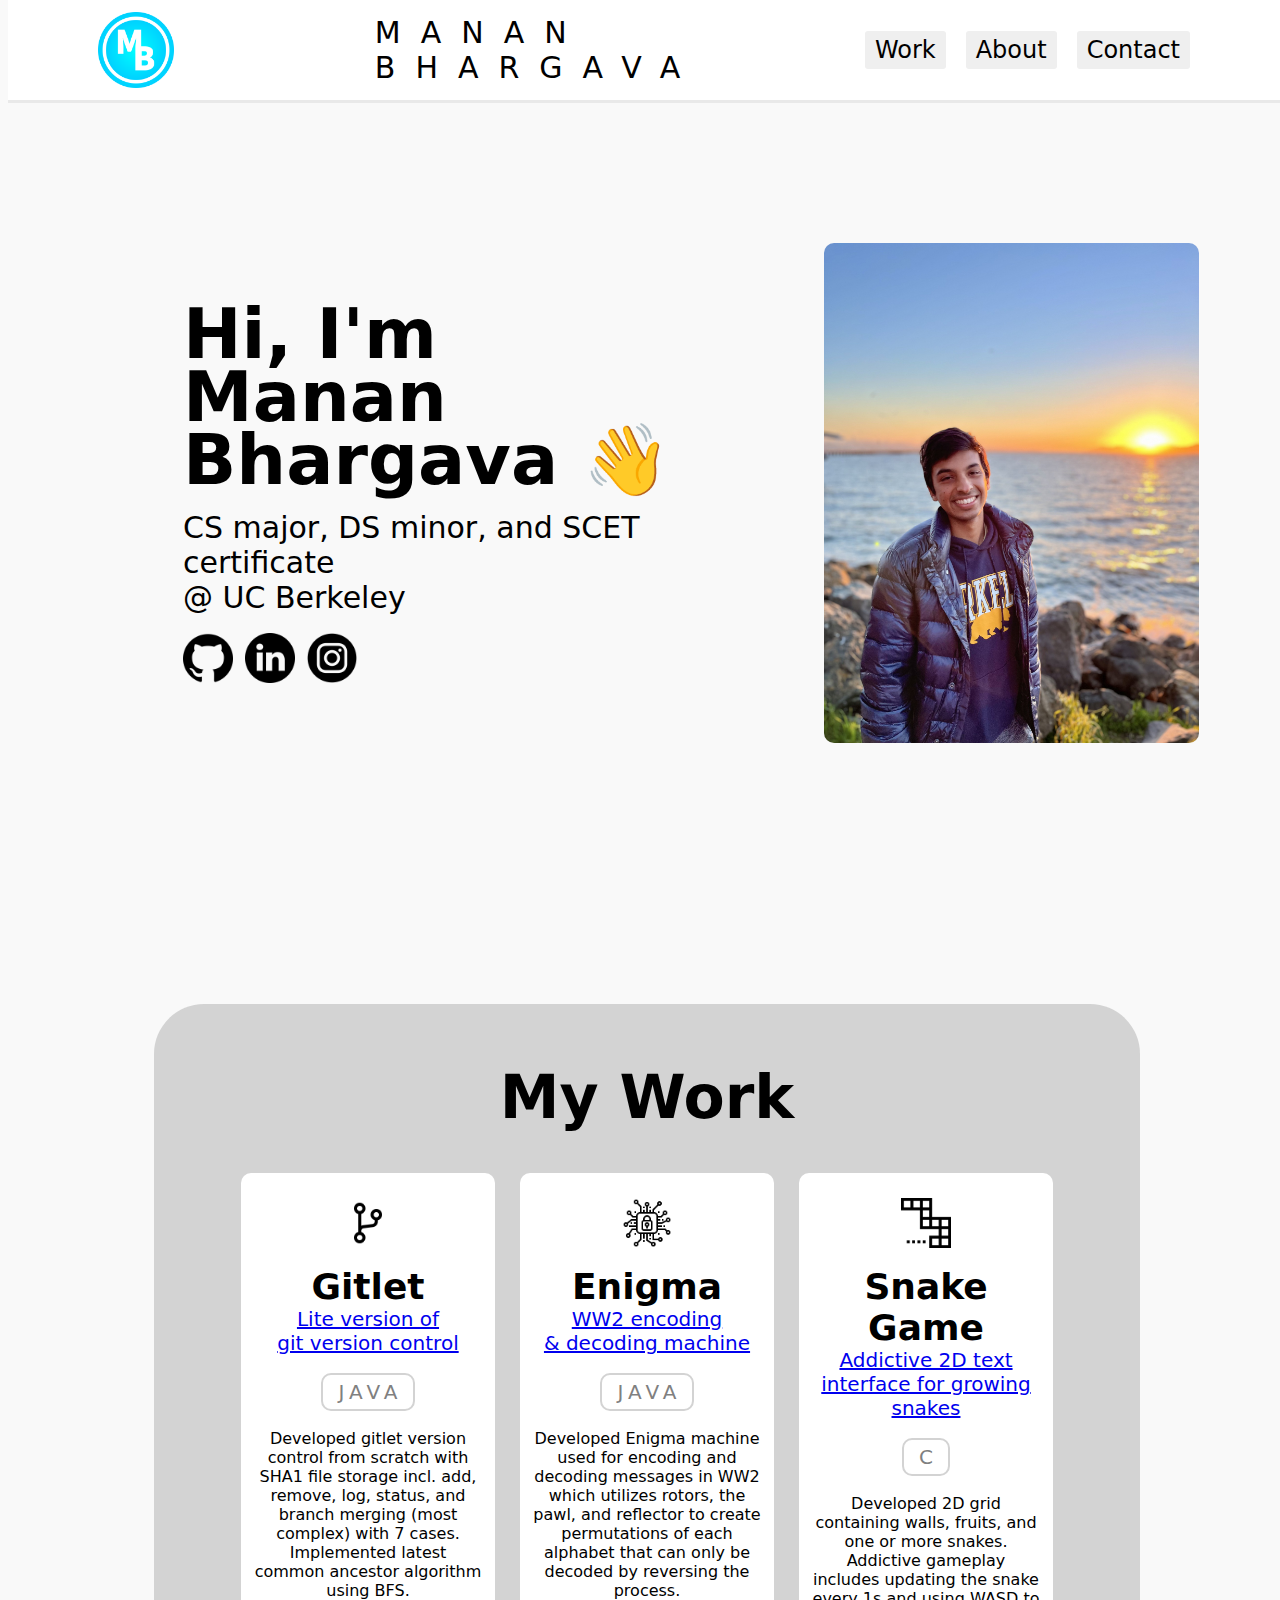
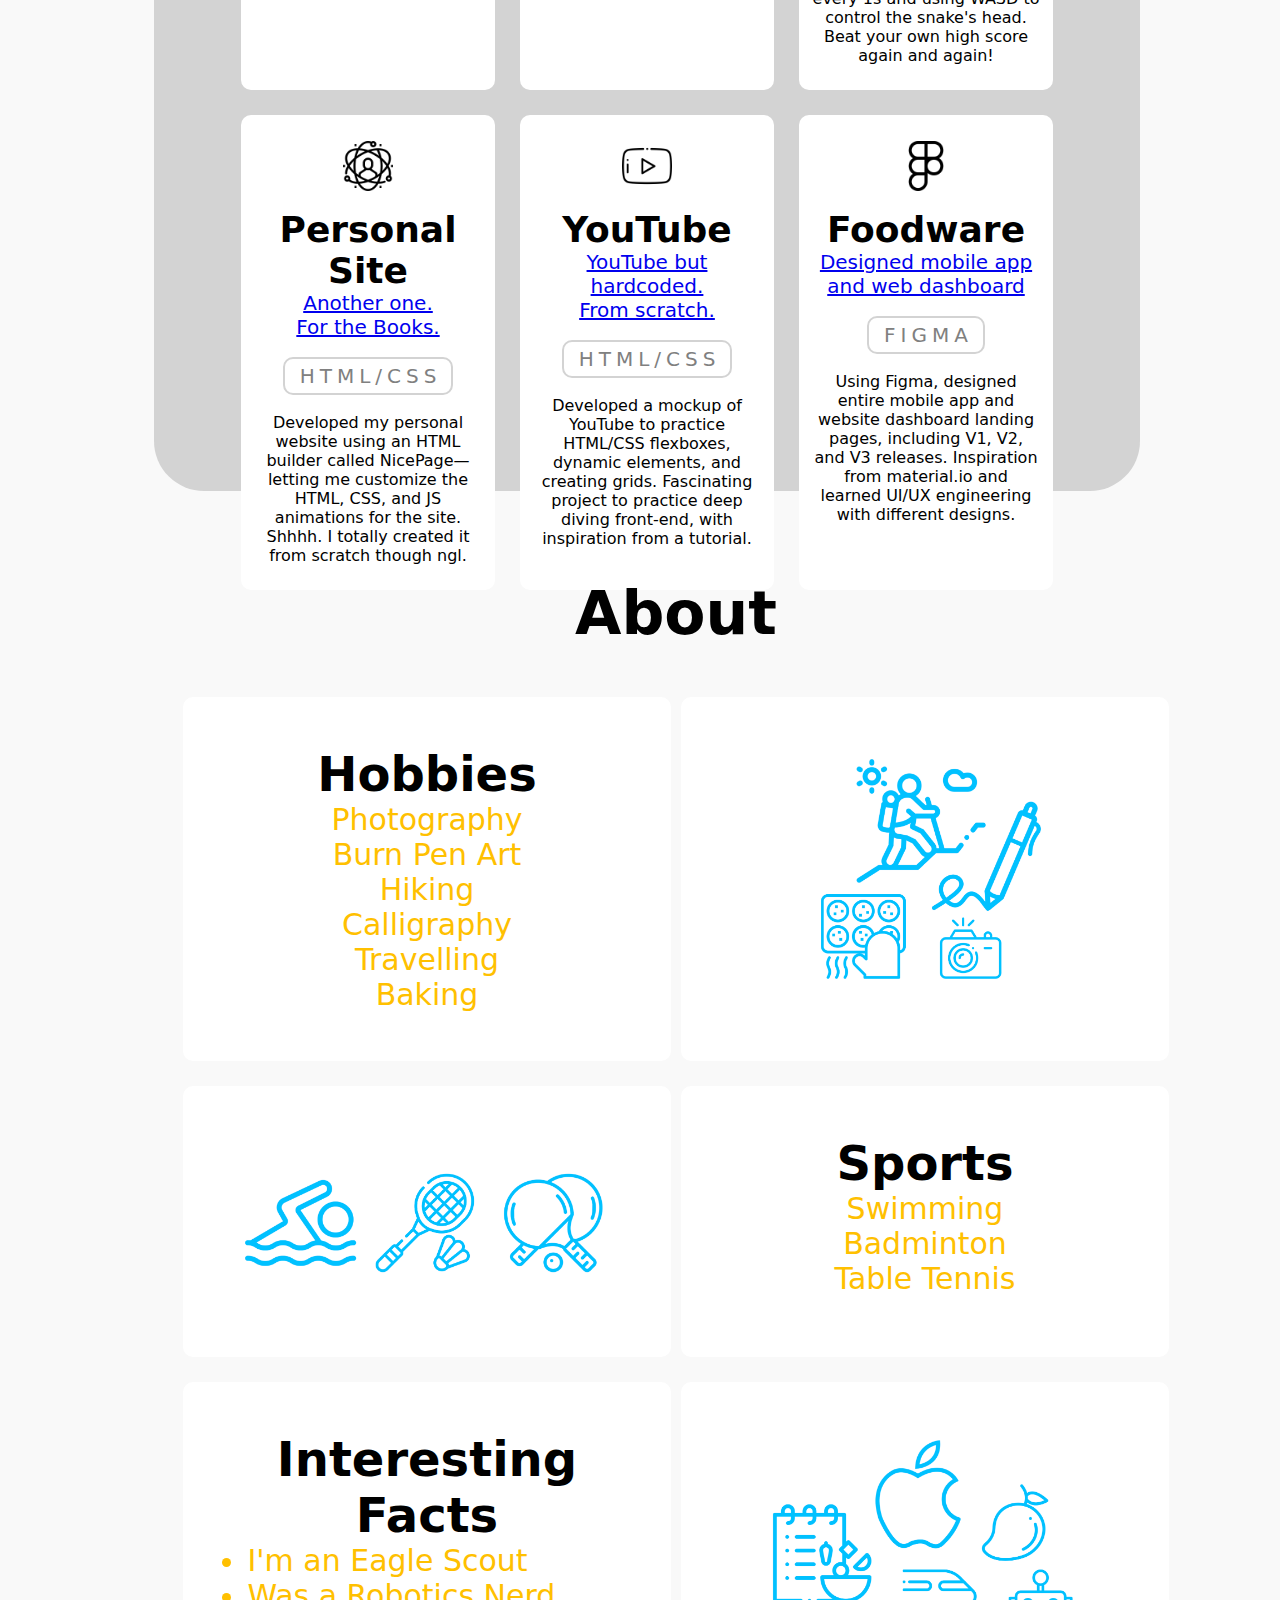
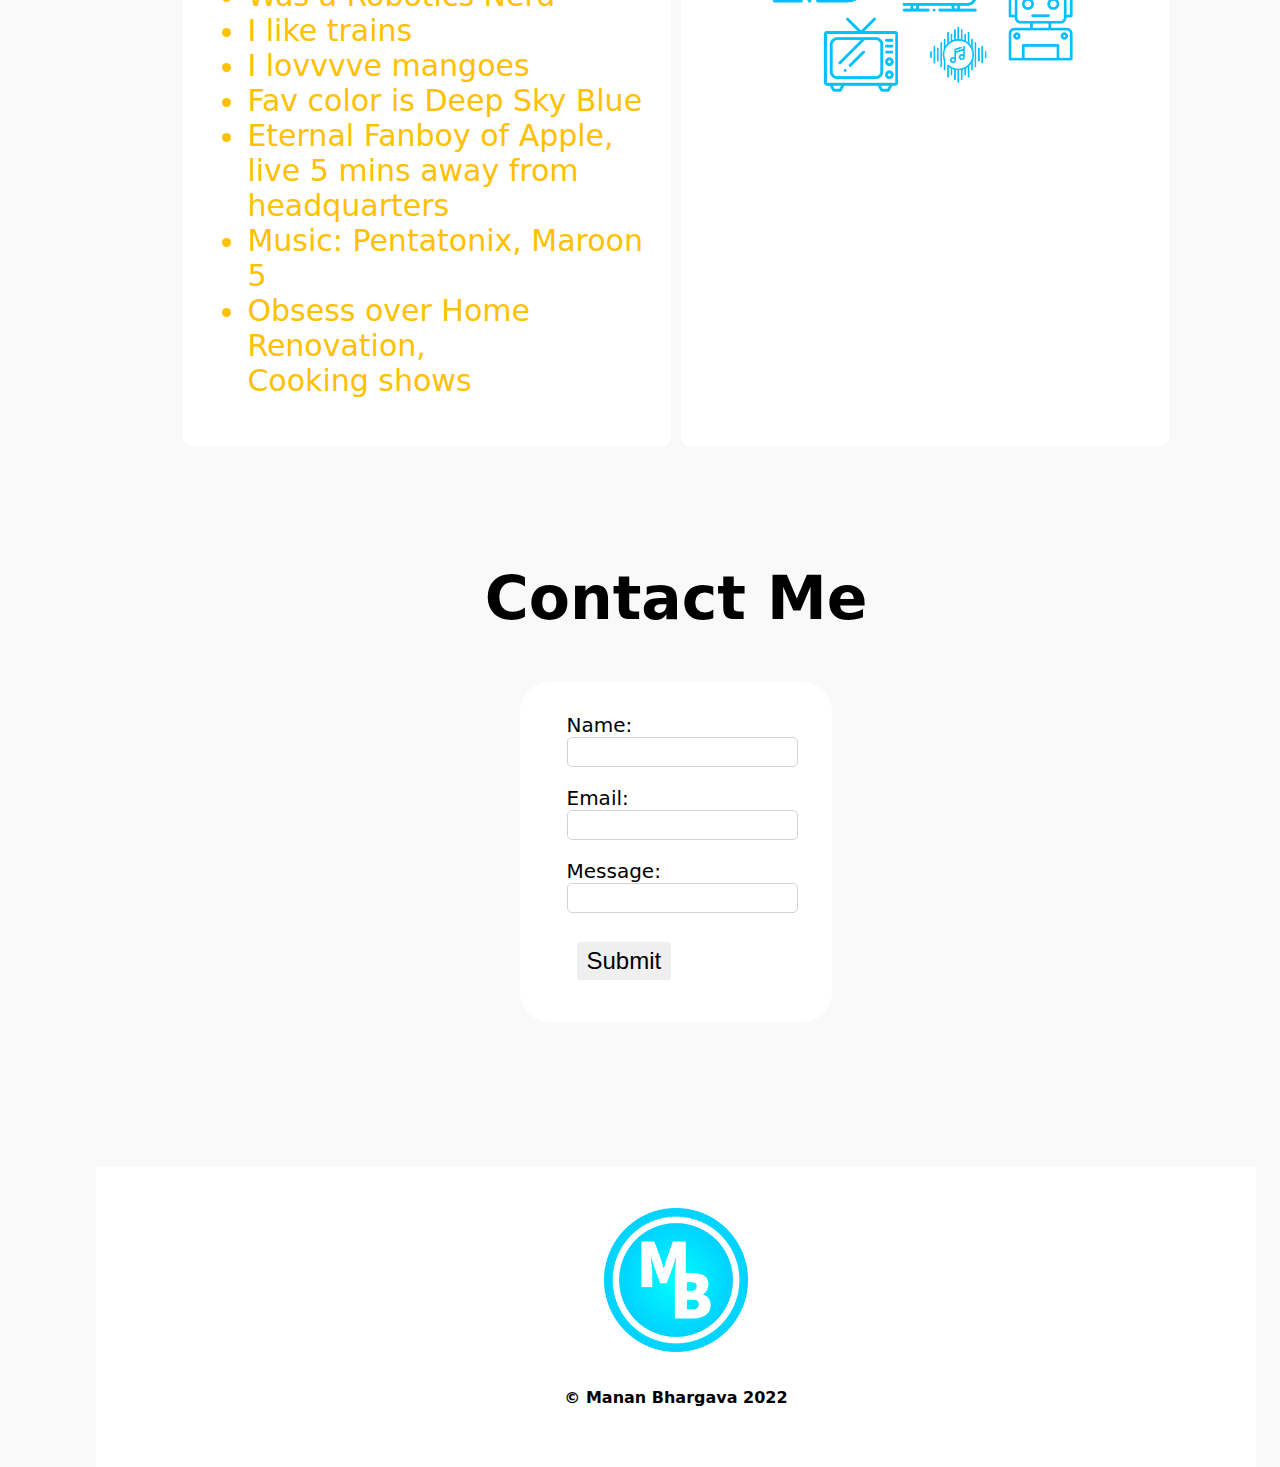
<file: index.html>
<!DOCTYPE html>

<html>
  <head>
    <title>Manan Bhargava</title>
    <author>Manan Bhargava</author>
    <link rel="stylesheet" href="styles.css">
    <link rel="shortcut icon" href="/images/mb-logo.png"/>
  </head>

  <header class="header">
    <div class="header-logo-container">
      <img class="logo-icon" src="/images/mb-logo.png">
    </div>

    <div class="name-container">
      <p>MANAN BHARGAVA</p>
    </div>

    <nav class="nav-container">
      <a target="_blank" href="https://www.youtube.com/watch?v=nEbq342BzZA&ab_channel=TajTracks">
        <button class="nav-button">Work</button>
      </a>
      <a target="_blank" href="https://mananbhargava.com/">
        <button class="nav-button">About</button>
      </a>
      <a target="_blank" href="manan.bhargava@berkeley.edu">
        <button class="nav-button">Contact</button>
      </a>
    </nav>
  </header>
  
  <body>
    <div class="hello-section block">
      <div class="left-hello-section">
        <h1 class="hello-title">Hi, I'm
          <br>Manan Bhargava 👋</h1>
        <br>
        <h3 class="hello-subtitle">CS major, DS minor, and SCET certificate
           <br> @ UC Berkeley</h3>
        <br>
        <div class="social-grid">
          <a class="social-icon" href="https://github.com/mananb77" target="_blank">
            <img class="social-icon" src="images/github-icon.png">
          </a>
          <a class="social-icon" href="https://www.linkedin.com/in/manan-bhargava/" target="_blank">
            <img class="social-icon" src="images/linkedin-icon.png">
          </a>
          <a class="social-icon" href="https://www.instagram.com/manan.b.photography/?hl=en" target="_blank">
            <img class="social-icon" src="images/instagram-icon.png">
          </a>
        </div>
      </div>
      <div class="right-hello-section">
        <img class="home-pic" src="/images/manan-sunset.jpeg">
      </div>
    </div>

    <div class="work-section block">
      <h2 class="section-title">My Work</h2>
      <div class="grid-container" id="threevert">
        <div class="grid-item">
          <img class="project-icon" src="/images/git-icon.png">
          <br>
          <h3 class="category-title">Gitlet</h3>
          <a class="project-subtitle" target="_blank" href="https://www.freecodecamp.org/news/what-is-git-learn-git-version-control/">
            Lite version of <br> git version control
          </a>
          <br>
          <div class="project-language-container">
            <h5 class="project-language">JAVA</h5>
          </div>
          <br>
          <div class="project-description">
            <p>Developed gitlet version control from scratch with SHA1 file storage incl. add, remove, log, status, and branch merging (most complex) with 7 cases. Implemented latest common ancestor algorithm using BFS.
            </p>
          </div>
        </div>
        <div class="grid-item">
          <img class="project-icon" src="/images/enigma-icon.png">
          <br>
          <h3 class="category-title">Enigma</h3>
          <a class="project-subtitle" target="_blank" href=https://www.youtube.com/watch?v=G2_Q9FoD-oQ&ab_channel=Numberphile">
            WW2 encoding <br> & decoding machine
          </a>
          <br>
          <div class="project-language-container">
            <h5 class="project-language">JAVA</h5>
          </div>
          <br>
          <div class="project-description">
            <p>Developed Enigma machine used for encoding and decoding messages in WW2 which utilizes rotors, the pawl, and reflector to create permutations of each alphabet that can only be decoded by reversing the process.</p>
          </div>
        </div>
        <div class="grid-item">
          <img class="project-icon" src="/images/snake-icon.png">
          <br>
          <h3 class="category-title">Snake Game</h3>
          <a class="project-subtitle" target="_blank" href="https://www.xarg.org/project/html5-snake/">
            Addictive 2D text interface for growing snakes
          </a>
          <br>
          <div class="project-language-container">
            <h5 class="project-language">C</h5>
          </div>
          <br>
          <div class="project-description">
            <p>Developed 2D grid containing walls, fruits, and one or more snakes. Addictive gameplay includes updating the snake every 1s and using WASD to control the snake's head. Beat your own high score again and again! </p>
          </div>
        </div>
        <div class="grid-item">
          <img class="project-icon" src="/images/personal-icon.png">
          <br>
          <h3 class="category-title">Personal Site</h3>
          <a class="project-subtitle" target="_blank" href="https://mananbhargava.com/">
            Another one.<br> For the Books.
          </a>
          <br>
          <div class="project-language-container">
            <h5 class="project-language">HTML/CSS</h5>
          </div>
          <br>
          <div class="project-description">
            <p>Developed my personal website using an HTML builder called NicePage—letting me customize the HTML, CSS, and JS animations for the site. Shhhh. I totally created it from scratch though ngl.</p>
          </div>
        </div>
        <div class="grid-item">
          <img class="project-icon" src="/images/youtube-icon.png">
          <br>
          <h3 class="category-title">YouTube</h3>
          <a class="project-subtitle" target="_blank" href="https://mananb77.github.io/youtube-mockup/">
            YouTube but hardcoded. <br> From scratch.
          </a>
          <br>
          <div class="project-language-container">
            <h5 class="project-language">HTML/CSS</h5>
          </div>
          <br>
          <div class="project-description">
            <p>Developed a mockup of YouTube to practice HTML/CSS flexboxes, dynamic elements, and creating grids. Fascinating project to practice deep diving front-end, with inspiration from a tutorial.</p>
          </div>
        </div>
        <div class="grid-item">
          <img class="project-icon" src="/images/figma-icon.png">
          <br>
          <h3 class="category-title">Foodware</h3>
          <a class="project-subtitle" target="_blank" href="https://www.foodwaretogo.com/">
            Designed mobile app and web dashboard
          </a>
          <br>
          <div class="project-language-container">
            <h5 class="project-language">FIGMA</h5>
          </div>
          <br>
          <div class="project-description">
            <p>Using Figma, designed entire mobile app and website dashboard landing pages, including V1, V2, and V3 releases. Inspiration from material.io and learned UI/UX engineering with different designs.</p>
          </div>
        </div>
      </div>
    </div>


    <div class="about-section block">
      <h2 class="section-title">About</h2>
      <div class="grid-container" id="twovert">
        <div class="grid-item">
          <h5 class="about-title">Hobbies</h5>
          <p id="yellow">Photography</p>
          <p id="yellow">Burn Pen Art</p>
          <p id="yellow">Hiking</p>
          <p id="yellow">Calligraphy</p>
          <p id="yellow">Travelling</p>
          <p id="yellow">Baking</p>
        </div>
        <div class="grid-item">
          <img class="about-img" src="/images/hobbies.png">
        </div>
        
        <div class="grid-item">
          <img class="sports-img" src="/images/sports.png">
        </div>
        <div class="grid-item">
          <h5 class="about-title">Sports</h5>
          <p id="yellow">Swimming</p>
          <p id="yellow">Badminton</p>
          <p id="yellow">Table Tennis</p>
        </div>

        <div class="grid-item">
          <h5 class="about-title">Interesting Facts</h5>
          <ul class="list" id="yellow">
            <li>I'm an Eagle Scout</li>
            <li>Was a Robotics Nerd</li>
            <li>I like trains</li>
            <li>I lovvvve mangoes</li>
            <li>Fav color is Deep Sky Blue</li>
            <li>Eternal Fanboy of Apple, <br>live 5 mins away from headquarters</li>
            <li>Music: Pentatonix, Maroon 5</li>
            <li>Obsess over Home Renovation, <br> Cooking shows</li>
          </ul>
        </div>
        <div class="grid-item">
          <img class="facts-img" src="/images/facts.png">
        </div>
      </div>
    </div>

    <div class="contact-section block">
      <h2 class="section-title">Contact Me</h2>
      <div class="grid-container" id="threevert">
        <div class="grid-item" id="background-gray"></div>
        <div class="grid-item" id="contact-form-section">
          <form class="contact-form">
            <label class="form-label">Name:</label>
            <br>
            <input type="text" id="name" class="form-input">
            <br>
            <br>
            <label class="form-label">Email:</label>
            <br>
            <input class="form-input" type="email" id="email">
            <br>
            <br>
            <label class="form-label">Message:</label>
            <br>
            <input class="form-input" type="text" id="message">
            <br>
            <br>
            <input class="nav-button" type="submit" onclick="confirmation()">
            <p id="popup"></p>
            <script>
              function confirmation() {
                let txt = "";
                if (confirm("Are you sure you want to submit?")) {
                  txt = "You pressed YESS!";
                } else {
                  txt = "You pressed CANCEL :'((";
                }
                document.getElementById("popup").innerHTML = txt;
              }
            </script>
          </form>
        </div>
        <div class="grid-item" id="background-gray"></div>
      </div>
    </div>
  </body>

  <footer class="footer">
    <div class="footer-logo-container">
      <img class="logo-icon" src="/images/mb-logo.png">
    </div>
    <br>
    <div>
      <h4 id="white">© Manan Bhargava 2022</h4>
    </div>
    <br>
    <br>
  </footer>

</html>
</file>
<file: styles.css>
p, h1, h2, h3, h4, h5, h6, button, a, li, ul, form {
  font-family: Roboto, system-ui, -apple-system, BlinkMacSystemFont, 'Segoe UI', Roboto, Oxygen, Ubuntu, Cantarell, 'Open Sans', 'Helvetica Neue', sans-serif;
  margin-top: 0px;
  margin-bottom: 0px;
}

body {
  margin: 0;
  padding-top: 80px;
  padding-left: 96px;
  padding-right: 24px;
  height: 2000px;
  background-color: #F9F9F9;
}

.header {
  height: 100px;
  display: flex;
  flex-direction: row;
  justify-content: space-between;
  position: fixed;
  top: 0px;
  left: 8px;
  right: 0px;
  background-color: white;
  border-bottom-style: solid;
  border-color: rgb(233, 233, 233);
}

.footer {
  height: 300px;
  background-color: white;
  display: flex;
  flex-direction: column;
  justify-content: center;
  align-self: center;
  align-items: center;
}

.block {
  padding: 7.5%;
  padding-bottom: 2.5%;
}

.header-logo-container {
  display: flex;
  align-self: center;
  justify-content: center;
  width: 20%;
  height: 100%;
  margin-left: 80px;
  margin-right: 15%;
}

.footer-logo-container {
  display: flex;
  width: 20%;
  height: 60%;
  align-self: center;
  justify-content: center;
  padding-right: 0px;
}

.logo-icon {
  display: flex;
  align-self: center;
  justify-content: center;
  max-width: 80%;
  max-height: 80%;
}

.name-container {
  width: 100%;
  display: flex;
  justify-content: center;
  align-self: center;
  font-size: 30px;
  letter-spacing: 20px;
  font-weight: 200;
}

.nav-container {
  width: 50%;
  display: flex;
  justify-content: center;
  align-self: center;
  margin-right: 80px;
}

.nav-button {
  font-size: 24px;
  margin: 10px;
  border-radius: 3px;
  border-width: 0px;
  padding: 5px;
  padding-left: 10px;
  padding-right: 10px;
}

.nav-button:hover {
  cursor: pointer;
}

.hello-section {
  margin-top: 5%;
  height: 25%;
  display: flex;
  flex-direction: row;
  margin-bottom: 20%;
}

.left-hello-section {
  width: 60%;
  align-self: center;
}

.right-hello-section {
  width: 30%;
  padding-left: 5%;
}

.hello-title {
  font-size: 70px;
  line-height: 90%;
}

.hello-subtitle {
  font-size: 30px;
  font-weight: 500;
}

.social-grid {
  display: flex;
  flex-direction: row;
  justify-content: left;
  height: 50px;
}

.social-icon {
  max-height: 100%;
  margin-right: 2%;
}

.social-icon:hover {
  cursor: pointer;
}

.home-pic {
  max-height: 100%;
  border-radius: 10px;
}

.work-section {
  height: 50%;
  background-color: lightgrey;
  margin-left: 5%;
  margin-right: 10%;
  border-radius: 50px;
  padding-top: 5%;
}

.section-title {
  font-size: 60px;
  justify-content: center;
  align-self: center;
  text-align: center;
}

.grid-container {
  display: grid;
  margin-top: 5%;
  grid-auto-flow: row;
}

#threevert {
  gap: 25px;
  grid-template-columns: 1fr 1fr 1fr;
}

#twovert {
  grid-template-columns: 1fr 1fr;
  gap: 10px;
  row-gap: 25px;
}

.grid-item {
  display: flex;
  flex-direction: column;
  background-color: white;
  border-radius: 10px;
  align-items: center;
  align-self: top;
  text-align: center;
  padding: 5%;
  padding-top: 10%;
  padding-bottom: 10%;
}

.project-icon {
  height: 50px;
}

.category-title {
  font-size: 36px;
}

.project-subtitle {
  font-size: 20px;
  font-weight: 300;
  text-decoration: underline;
}

.a:visited {
  color: #0040ff;
}

.a:hover {
  cursor: pointer;
}

.a:focus {
  color: #ffc000;
}

.project-language-container {
  border-radius: 10px;
  border-width: 2px;
  border-color: lightgray;
  border-style: solid;
  padding: 5px;
  padding-left: 15px;
  padding-right: 10px;
}

.about-title {
  font-size: 48px;
}

.project-language {
  font-weight: 300;
  font-size: 20px;
  letter-spacing: 5px;
  text-align: center;
  align-self: center;
  align-items: center;
  color: gray;
}

#yellow {
  font-size: 30px;
  font-weight: medium;
  color: #ffc000;
}

#background-gray {
  background-color: #F9F9F9;
}

.list {
  text-align: left;
  align-self: left;
}

.about-img {
  width: 60%;
}

.sports-img {
  width: 90%;
}

.facts-img {
  width: 90%;
}

.contact-section {
  margin-bottom: 10%;
}

#contact-form-section {
  margin-top: 0%;
  border-radius: 30px;
}

.contact-form {
  text-align: left;
}

.form-label {
  font-size: 20px;
}

.form-input {
  border-radius: 5px;
  border-color: lightgray;
  border-style: solid;
  border-width: 1px;
  padding: 5px;
  width: 100%;
  font-size: 16px;
}

.submit-button {
  font-size: 24px;
  border-radius: 3px;
  border-width: 0px;
  padding-left: 10px;
  padding-right: 10px;
}
</file>
